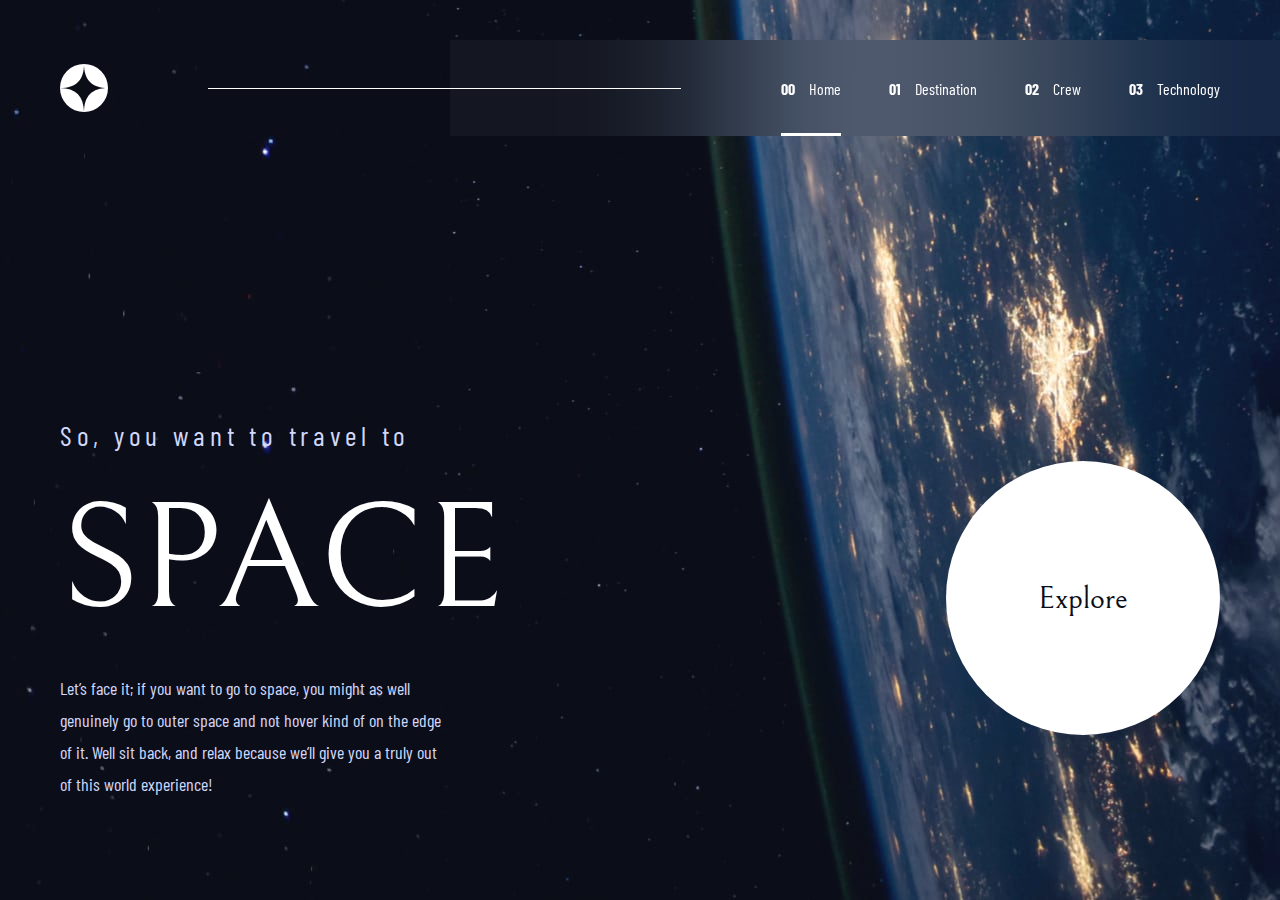
<file: index.html>
<!DOCTYPE html>
<html lang="en">
  <head>
    <meta charset="UTF-8" />
    <meta name="viewport" content="width=device-width, initial-scale=1.0" />

    <link
      rel="icon"
      type="image/png"
      sizes="32x32"
      href="./assets/favicon-32x32.png"
    />
    <link rel="stylesheet" href="./css/main.css" />
    <link rel="stylesheet" href="./css/home.css" />
    <script src="./js/app.js" defer></script>
    <title>Frontend Mentor | Space tourism website</title>
  </head>
  <body>
    <!-- Start Header -->
    <header>
      <div class="container">
        <img src="./assets/shared/logo.svg" alt="Site Logo" class="logo" />
        <div class="line"></div>
        <nav>
          <img src="./assets/shared/icon-close.svg" class="close-menu" alt="" />
          <ul>
            <li class="active">
              <a href="./index.html"><b>00</b> Home</a>
            </li>
            <li>
              <a href="./destination-moon.html"><b>01</b> Destination</a>
            </li>
            <li>
              <a href="./crew-commander.html"><b>02</b> Crew</a>
            </li>
            <li>
              <a href="./technology-vehicle.html"><b>03</b> Technology</a>
            </li>
          </ul>
        </nav>
        <img
          src="./assets/shared/icon-hamburger.svg"
          class="open-menu"
          alt=""
        />
      </div>
      <div class="blure_back"></div>
    </header>
    <!-- End Header -->
    <!-- Start Body Section -->
    <section class="landing">
      <div class="container">
        <div class="content">
          <h1>
            So, you want to travel to
            <br />
            <span>Space</span>
          </h1>
          <p>
            Let’s face it; if you want to go to space, you might as well
            genuinely go to outer space and not hover kind of on the edge of it.
            Well sit back, and relax because we’ll give you a truly out of this
            world experience!
          </p>
        </div>
        <a href="#">Explore</a>
      </div>
    </section>
    <!-- End Body Section -->
  </body>
</html>
</file>
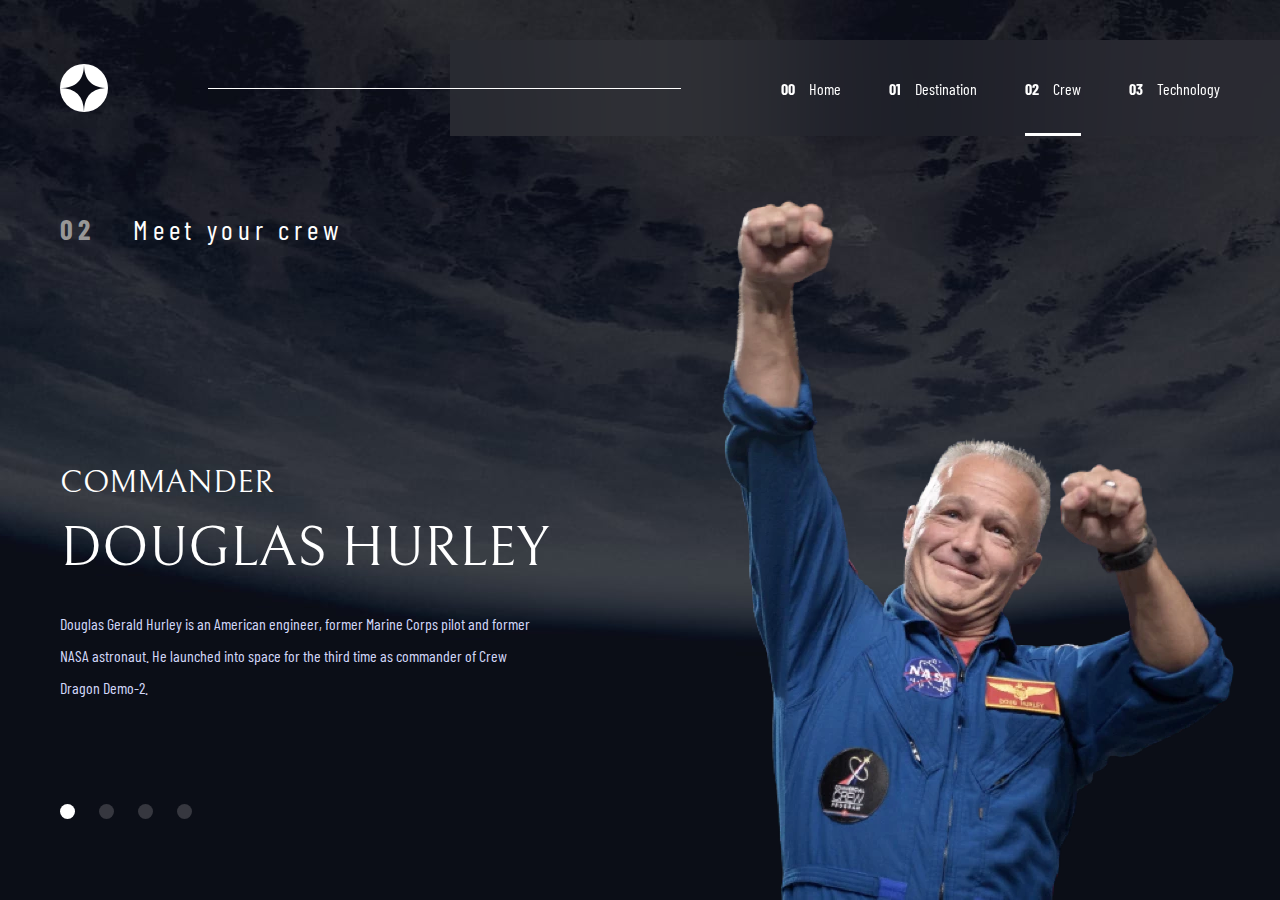
<file: crew-commander.html>
<!DOCTYPE html>
<html lang="en">
  <head>
    <meta charset="UTF-8" />
    <meta name="viewport" content="width=device-width, initial-scale=1.0" />

    <link
      rel="icon"
      type="image/png"
      sizes="32x32"
      href="./assets/favicon-32x32.png"
    />
    <link rel="stylesheet" href="./css/main.css" />
    <link rel="stylesheet" href="./css/crew.css" />
    <script src="./js/app.js" defer></script>
    <script src="./js/crew.js" defer></script>
    <title>Frontend Mentor | Space tourism website</title>
  </head>
  <body>
    <!-- Start Header -->
    <header>
      <div class="container">
        <img src="./assets/shared/logo.svg" alt="Site Logo" class="logo" />
        <div class="line"></div>
        <nav>
          <img src="./assets/shared/icon-close.svg" class="close-menu" alt="" />
          <ul>
            <li>
              <a href="./index.html"><b>00</b> Home</a>
            </li>
            <li>
              <a href="./destination-moon.html"><b>01</b> Destination</a>
            </li>
            <li class="active">
              <a href="./crew-commander.html"><b>02</b> Crew</a>
            </li>
            <li>
              <a href="./technology-vehicle.html"><b>03</b> Technology</a>
            </li>
          </ul>
        </nav>
        <img
          src="./assets/shared/icon-hamburger.svg"
          class="open-menu"
          alt=""
        />
      </div>
      <div class="blure_back"></div>
    </header>
    <!-- End Header -->
    <!-- Start Crew -->
    <section class="crew">
      <div class="container">
        <h1 class="main-title"><b>02</b> Meet your crew</h1>
        <div class="content">
          <div class="info">
            <div class="box">
              <h2 class="role">Commander</h2>
              <p class="name">Douglas Hurley</p>
              <p class="bio">
                Douglas Gerald Hurley is an American engineer, former Marine
                Corps pilot and former NASA astronaut. He launched into space
                for the third time as commander of Crew Dragon Demo-2.
              </p>
            </div>
            <div class="dots">
              <div class="dot active" data-num="1"></div>
              <div class="dot" data-num="2"></div>
              <div class="dot" data-num="3"></div>
              <div class="dot" data-num="4"></div>
            </div>
          </div>
          <img
            class="image"
            src="./assets/crew/image-douglas-hurley.webp"
            alt=""
          />
        </div>
      </div>
    </section>
    <!-- End Crew -->
  </body>
</html>
</file>
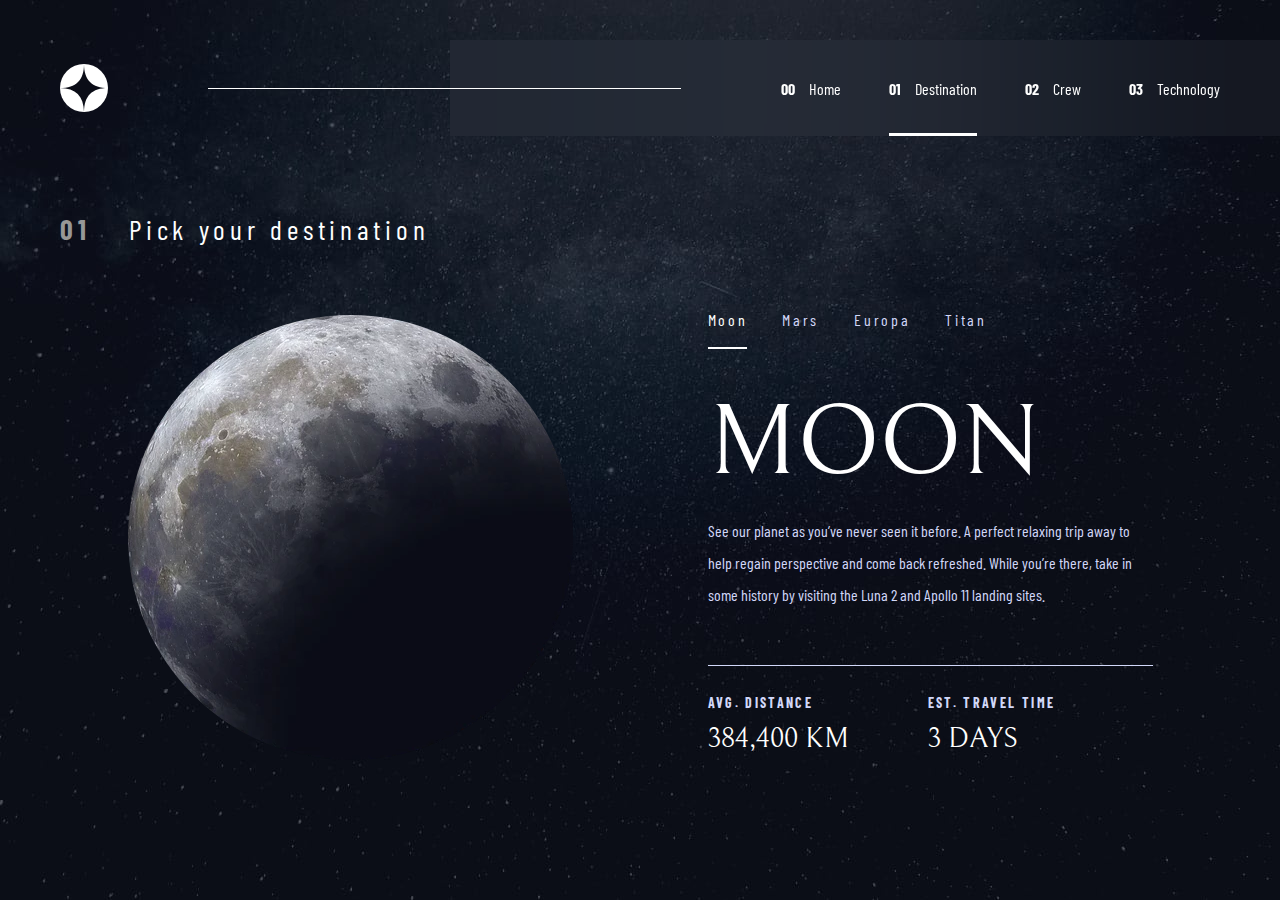
<file: destination-moon.html>
<!DOCTYPE html>
<html lang="en">
  <head>
    <meta charset="UTF-8" />
    <meta name="viewport" content="width=device-width, initial-scale=1.0" />

    <link
      rel="icon"
      type="image/png"
      sizes="32x32"
      href="./assets/favicon-32x32.png"
    />
    <link rel="stylesheet" href="./css/main.css" />
    <link rel="stylesheet" href="./css/destination.css" />
    <script src="./js/app.js" defer></script>
    <script src="./js/destination.js" defer></script>
    <title>Frontend Mentor | Space tourism website</title>
  </head>
  <body>
    <!-- Start Header -->
    <header>
      <div class="container">
        <img src="./assets/shared/logo.svg" alt="Site Logo" class="logo" />
        <div class="line"></div>

        <nav>
          <img src="./assets/shared/icon-close.svg" class="close-menu" alt="" />
          <ul>
            <li>
              <a href="./index.html"><b>00</b> Home</a>
            </li>
            <li class="active">
              <a href="./destination-moon.html"><b>01</b> Destination</a>
            </li>
            <li>
              <a href="./crew-commander.html"><b>02</b> Crew</a>
            </li>
            <li>
              <a href="./technology-vehicle.html"><b>03</b> Technology</a>
            </li>
          </ul>
        </nav>
        <img
          src="./assets/shared/icon-hamburger.svg"
          class="open-menu"
          alt=""
        />
      </div>
      <div class="blure_back"></div>
    </header>
    <!-- End Header -->
    <!-- Start Section -->
    <section class="destination">
      <div class="container">
        <h1 class="main-title"><b>01</b> Pick your destination</h1>
        <div class="main-box">
          <img
            class="image"
            src="./assets/destination/image-moon.webp"
            alt=""
          />
          <div class="content">
            <ul class="navigation">
              <li class="active"><a>Moon</a></li>
              <li><a>Mars</a></li>
              <li><a>Europa</a></li>
              <li><a>Titan</a></li>
            </ul>
            <div class="text">
              <h2 class="name">Moon</h2>
              <p class="description">
                See our planet as you’ve never seen it before. A perfect
                relaxing trip away to help regain perspective and come back
                refreshed. While you’re there, take in some history by visiting
                the Luna 2 and Apollo 11 landing sites.
              </p>
              <div class="break"></div>
              <div class="info">
                <div class="box">
                  <h3>Avg. distance</h3>
                  <p class="distance">384,400 km</p>
                </div>
                <div class="box">
                  <h3>Est. travel time</h3>
                  <p class="travel">3 days</p>
                </div>
              </div>
            </div>
          </div>
        </div>
      </div>
    </section>
    <!-- End Section -->
  </body>
</html>
</file>
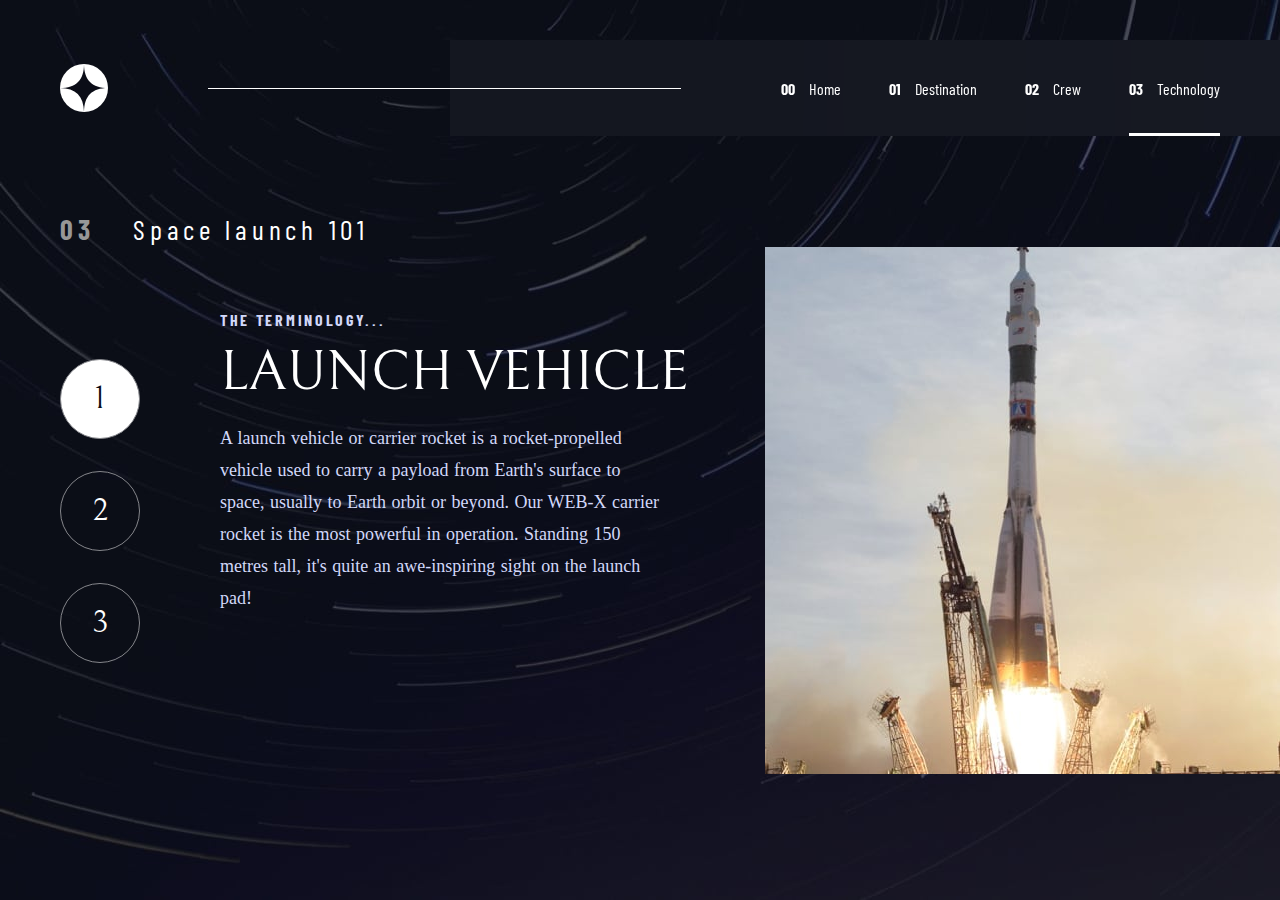
<file: technology-vehicle.html>
<!DOCTYPE html>
<html lang="en">
  <head>
    <meta charset="UTF-8" />
    <meta name="viewport" content="width=device-width, initial-scale=1.0" />

    <link
      rel="icon"
      type="image/png"
      sizes="32x32"
      href="./assets/favicon-32x32.png"
    />
    <link rel="stylesheet" href="./css/main.css" />
    <link rel="stylesheet" href="./css/technology.css" />
    <script src="./js/app.js" defer></script>
    <script src="./js/technology.js" defer></script>
    <title>Frontend Mentor | Space tourism website</title>
  </head>
  <body>
    <!-- Start Header -->
    <header>
      <div class="container">
        <img src="./assets/shared/logo.svg" alt="Site Logo" class="logo" />
        <div class="line"></div>
        <nav>
          <img src="./assets/shared/icon-close.svg" class="close-menu" alt="" />
          <ul>
            <li>
              <a href="./index.html"><b>00</b> Home</a>
            </li>
            <li>
              <a href="./destination-moon.html"><b>01</b> Destination</a>
            </li>
            <li>
              <a href="./crew-commander.html"><b>02</b> Crew</a>
            </li>
            <li class="active">
              <a href="./technology-vehicle.html"><b>03</b> Technology</a>
            </li>
          </ul>
        </nav>
        <img
          src="./assets/shared/icon-hamburger.svg"
          class="open-menu"
          alt=""
        />
      </div>
      <div class="blure_back"></div>
    </header>
    <!-- End Header -->
    <!-- Start Technology -->
    <section class="technology">
      <div class="container">
        <h1 class="main-title"><b>03</b> Space launch 101</h1>
        <div class="content">
          <div class="enumirate">
            <div class="num active">1</div>
            <div class="num">2</div>
            <div class="num">3</div>
          </div>
          <div class="text">
            <h2>The terminology...</h2>
            <p class="name">Launch vehicle</p>
            <p class="description">
              A launch vehicle or carrier rocket is a rocket-propelled vehicle
              used to carry a payload from Earth's surface to space, usually to
              Earth orbit or beyond. Our WEB-X carrier rocket is the most
              powerful in operation. Standing 150 metres tall, it's quite an
              awe-inspiring sight on the launch pad!
            </p>
          </div>
          <img
            src="./assets/technology/image-launch-vehicle-portrait.jpg"
            alt=""
            class="image"
          />
        </div>
      </div>
    </section>
    <!-- End Technology -->
  </body>
</html>
</file>
<file: css/main.css>
/* Start Main Rules */
@import url("https://fonts.googleapis.com/css2?family=Barlow+Condensed&family=Bellefair&display=swap");
:root {
  --main-color: #0b0d17;
  --secend-color: #d2d8f9;
  --hover-color: #85868b;
  --main-padding-top: 100px;
  --main-padding-bottom: 100px;
  --main-font: "Barlow Condensed", sans-serif;
  --secend-font: "Bellefair", serifs;
}
* {
  box-sizing: border-box;
  padding: 0;
  margin: 0;
}
section {
  width: 100vw;
  min-height: 100vh;
  position: absolute;
  top: 0;
  left: 0;
}
body {
  overflow-x: hidden;
  font-weight: 400;
}
.main-title {
  color: #fff;
  font-size: 28px;
  font-family: var(--main-font);
  font-weight: 400;
  letter-spacing: 4.72px;
  margin-bottom: 64px;
}
.main-title b {
  margin-right: 28px;
  color: #979797;
}
@media (max-width: 576px) {
  .main-title {
    font-size: 16px;
    text-align: center;
  }
}
.container {
  margin: 0 auto;
  padding: 0 15px;
}
/* Small devices */
@media (min-width: 576px) {
  .container {
    width: 560px;
  }
}
/* Medium devices */
@media (min-width: 768px) {
  .container {
    width: 750px;
  }
}
/* Extra large devices */
@media (min-width: 1200px) {
  .container {
    width: 1190px;
  }
}
ul {
  list-style: none;
}
a {
  text-decoration: none;
}
/* End Main Rules */
/* Start Header */
header {
  height: 96px;
  margin: 40px 0 0;
  position: relative;
  z-index: 9999;
}
header .container {
  height: 100%;
  display: flex;
  justify-content: space-between;
  align-items: center;
  position: relative;
  z-index: 9;
}
header .logo {
  width: 48px;
  height: 48px;
}
header .line {
  width: 473px;
  height: 1px;
  background-color: #fff;
}
header .open-menu,
header .close-menu {
  display: none;
}
header nav ul {
  display: flex;
  gap: 48px;
  height: 96px;
}
header nav ul li {
  display: flex;
  align-items: center;
  position: relative;
  height: 100%;
}
header ul li::before {
  content: "";
  width: 0%;
  height: 3px;
  position: absolute;
  bottom: 0;
  right: 0;
  transition: all 0.3s linear;
}
header ul li:hover::before {
  background-color: var(--hover-color);
  width: 100%;
}
header ul li.active::before {
  width: 100%;
  background-color: #fff;
}
header ul li a {
  font-family: var(--main-font);
  font-size: 16px;
  color: #fff;
}
header ul li a b {
  margin-right: 11px;
}
header .blure_back {
  width: 830px;
  height: 96px;
  background: rgba(255, 255, 255, 0.04);
  backdrop-filter: blur(81.5485px);
  position: absolute;
  top: 0;
  right: 0;
}
@media (max-width: 1100px) {
  header .line {
    display: none;
  }
}
@media (max-width: 768px) {
  header {
    margin: 0;
  }
  header ul li a b {
    display: none;
  }
  header .blure_back {
    width: 450px;
  }
}
@media (max-width: 576px) {
  header nav {
    height: 100vh;
    width: 80%;
    position: absolute;
    top: 0;
    right: 0;
    background: rgba(255, 255, 255, 0.04);
    backdrop-filter: blur(81.5485px);
    display: flex;
    flex-direction: column;
    opacity: 0;
    transition: 0.3s linear;
    pointer-events: none;
  }
  header nav .close-menu {
    display: block;
    width: 19.9px;
    margin-top: 34px;
    margin-bottom: 65px;
    margin-right: 26.5px;
    align-self: flex-end;
    cursor: pointer;
  }
  header .open-menu {
    display: block;
    cursor: pointer;
  }
  header nav.active {
    opacity: 1;
    pointer-events: all;
  }
  header nav ul {
    flex-direction: column;
    height: 100%;
  }
  header nav ul li {
    height: 19px;
  }
  header ul li::before {
    height: 100%;
    width: 3px;
  }
  header ul li.active::before {
    height: 100%;
    width: 5px;
  }
  header ul li a b {
    display: inline;
    margin-left: 32px;
  }
  header .blure_back {
    display: none;
  }
}
/* End Header */
</file>
<file: css/home.css>
/* Start Landing */
.landing {
  background-image: url(../assets/home/background-home-desktop.jpg);
  background-position: center;
  background-size: cover;
  display: flex;
  padding-top: calc(136px + 76px);
}
.landing .container {
  display: flex;
  justify-content: space-between;
  align-items: flex-end;
  padding-bottom: var(--main-padding-bottom);
}
.landing .container .content {
  width: 382px;
}
.landing .container h1 {
  font-size: 28px;
  font-family: var(--main-font);
  color: var(--secend-color);
  font-weight: 400;
  letter-spacing: 4.72px;
}
.landing .container h1 span {
  font-family: var(--secend-font);
  font-size: 150px;
  color: #fff;
  text-transform: uppercase;
  display: inline-block;
  margin: 24px 0;
  letter-spacing: 0;
}
.landing .container p {
  font-size: 18px;
  color: var(--secend-color);
  font-family: var(--main-font);
  font-weight: 400;
  letter-spacing: 0;
  line-height: 32px;
}
.landing .container a {
  display: flex;
  justify-content: center;
  align-items: center;
  width: 274px;
  height: 274px;
  background-color: #fff;
  border-radius: 50%;
  font-family: var(--secend-font);
  font-size: 32px;
  position: relative;
  color: var(--main-color);
  z-index: 5;
  margin-bottom: 65px;
}
.landing .container a::before {
  content: "";
  position: absolute;
  top: 50%;
  left: 50%;
  transform: translate(-50%, -50%);
  height: 0px;
  width: 0px;
  z-index: 3;
  border-radius: 50%;
  background-color: rgba(255, 255, 255, 0.1);
  transition: 0.3s linear;
}
.landing .container a:hover::before {
  height: 450px;
  width: 450px;
}
/* Tablet Divice */
@media (max-width: 768px) {
  .landing {
    background-image: url(../assets/home/background-home-tablet.jpg);
  }
  .landing .container {
    flex-direction: column;
    align-items: center;
  }
  .landing .container h1 {
    text-align: center;
  }
  .landing .container p {
    margin-bottom: 156px;
  }
}
/* Phone Divice */
@media (max-width: 576px) {
  .landing {
    background-image: url(../assets/home/background-home-mobile.jpg);
  }
  .landing .container .content {
    width: 327px;
  }
  .landing .container h1 span {
    font-size: 80px;
  }
  .landing .container p {
    font-size: 15px;
  }
}
/* End Landing */
</file>
<file: css/crew.css>
/* Start Crew */
.crew {
  background-image: url(../assets/crew/background-crew-desktop.jpg);
  background-position: center;
  background-size: cover;
  display: flex;
  padding-top: calc(136px + 76px);
}
.crew .container {
  position: relative;
}
.crew .content {
  display: flex;
  flex-wrap: wrap;
  justify-content: space-between;
}
.crew .content .role {
  margin-top: 154px;
  font-family: var(--secend-font);
  color: #fff;
  font-weight: normal;
  font-size: 32px;
  text-transform: uppercase;
  margin-bottom: 15px;
}
.crew .content .name {
  font-family: var(--secend-font);
  color: #fff;
  font-size: 56px;
  text-transform: uppercase;
  margin-bottom: 27px;
}
.crew .content .bio {
  font-family: var(--main-font);
  color: var(--secend-color);
  line-height: 32px;
  margin-bottom: 100px;
  width: 488px;
}
.crew .content img {
  position: absolute;
  bottom: 0;
  right: 0;
}
.crew .dots {
  display: flex;
  gap: 24px;
  margin-bottom: 40px;
}
.crew .dots .dot {
  width: 15px;
  height: 15px;
  border-radius: 50%;
  background-color: #36373f;
  cursor: pointer;
}
.crew .dots .dot:hover {
  background-color: #292c34;
}
.crew .dots .dot.active {
  background-color: #fff;
}
@media (max-width: 1100px) {
  .crew .content img {
    position: initial;
    margin-bottom: 32px;
    width: 327px;
  }
}
@media (max-width: 768px) {
  .crew {
    background-image: url(../assets/crew/background-crew-tablet.jpg);
  }
  .crew .content {
    align-items: center;
    flex-direction: column-reverse;
  }
  .crew .info {
    display: flex;
    flex-direction: column-reverse;
    align-items: center;
    text-align: center;
  }
  .crew .dots .dot {
    background-color: #19191a;
  }
}
@media (max-width: 576px) {
  .crew {
    background-image: url(../assets/crew/background-crew-mobile.jpg);
  }
  .crew .content img {
    margin-bottom: 32px;
    width: 327px;
  }
  .crew .content {
    justify-content: center;
  }
  .crew .info {
    display: flex;
    flex-direction: column-reverse;
    align-items: center;
    text-align: center;
  }
  .crew .info .role {
    font-size: 16px;
  }
  .crew .info .name {
    font-size: 24px;
  }
  .crew .info .bio {
    font-size: 15px;
    width: 327px;
  }
  .crew .dots .dot {
    background-color: #19191a;
  }
}
/* End Crew */
</file>
<file: css/destination.css>
/* Start destination */
.destination {
  background-image: url(../assets/destination/background-destination-desktop.jpg);
  background-position: center;
  background-size: cover;
  display: flex;
  padding-top: calc(136px + 76px);
}
.destination .main-box {
  display: flex;
  justify-content: space-around;
  align-items: center;
  flex-wrap: wrap;
}
.destination .main-box img {
  max-width: 445px;
  margin-bottom: 53px;
}
.destination .main-box .content {
  width: 445px;
}
.destination ul {
  display: flex;
  gap: 35px;
  margin-bottom: 37px;
}
.destination ul li {
  height: 39px;
  position: relative;
}
.destination ul li::before {
  content: "";
  width: 0%;
  height: 2px;
  background: var(--hover-color);
  position: absolute;
  bottom: 0;
  left: 0;
  transition: 0.3s linear;
}
.destination ul li:hover::before {
  width: 100%;
}
.destination ul li.active::before {
  width: 100%;
  background-color: #fff;
}
.destination ul li a {
  color: var(--secend-color);
  font-size: 16px;
  letter-spacing: 2.7px;
  font-family: var(--main-font);
  cursor: pointer;
}
.destination ul li.active a {
  color: #fff;
}
.destination .text h2 {
  font-size: 100px;
  font-family: var(--secend-font);
  color: #fff;
  font-weight: 400;
  text-transform: uppercase;
  margin-bottom: 14px;
  transition: 0.3s linear;
}
.destination .text > p {
  color: var(--secend-color);
  font-weight: 400;
  font-family: var(--main-font);
  margin-bottom: 54px;
  line-height: 32px;
}
.destination .text .break {
  width: 100%;
  height: 1px;
  background-color: var(--secend-color);
}
.destination .info {
  display: flex;
  gap: 79px;
  margin-top: 28px;
  margin-bottom: 62px;
}
.destination .info .box h3 {
  color: var(--secend-color);
  font-family: var(--main-font);
  font-size: 14px;
  letter-spacing: 2.36px;
  margin-bottom: 12px;
  text-transform: uppercase;
}
.destination .info .box p {
  color: #fff;
  font-size: 28px;
  font-family: var(--secend-font);
  text-transform: uppercase;
}
@media (max-width: 767px) {
  .destination {
    background-image: url(../assets/destination/background-destination-tablet.jpg);
  }
  .destination .main-box {
    justify-content: center;
  }
  .destination ul {
    justify-content: center;
  }
  .destination .text h2,
  .destination .text > p {
    text-align: center;
  }
  .destination .info {
    justify-content: center;
  }
}
@media (max-width: 576px) {
  .destination {
    background-image: url(../assets/destination/background-destination-mobile.jpg);
  }
  .destination .main-box img {
    width: 170px;
  }
  .destination .main-box .content {
    width: 327px;
  }
  .destination ul {
    gap: 26px;
  }
  .destination ul li a {
    font-size: 14px;
  }
  .destination .text h2 {
    font-size: 56px;
  }
  .destination .info {
    flex-direction: column;
    align-items: center;
    gap: 32px;
  }
}
/* End destination */
</file>
<file: css/technology.css>
/* Start Technology */
.technology {
  background-image: url(../assets/technology/background-technology-desktop.jpg);
  background-position: center;
  background-size: cover;
  display: flex;
  padding-top: calc(136px + 76px);
}
.technology .content {
  display: flex;
  align-items: center;
  gap: 80px;
}
.technology .enumirate {
  display: flex;
  flex-direction: column;
  gap: 32px;
}
.technology .enumirate .num {
  width: 80px;
  height: 80px;
  border-radius: 50%;
  border: 1px solid var(--hover-color);
  display: flex;
  justify-content: center;
  align-items: center;
  color: #fff;
  font-size: 32px;
  font-family: var(--secend-font);
  cursor: pointer;
}
.technology .enumirate .num:hover {
  border-color: #fff;
}
.technology .enumirate .num.active {
  color: var(--main-color);
  background-color: #fff;
}
.technology .content h2 {
  font-size: 16px;
  letter-spacing: 2.7px;
  color: var(--secend-color);
  margin-bottom: 11px;
  font-family: var(--main-font);
  text-transform: uppercase;
}
.technology .content .name {
  font-size: 56px;
  font-family: var(--secend-font);
  text-transform: uppercase;
  color: #fff;
  margin-bottom: 17px;
}
.technology .content .description {
  width: 444px;
  font-size: 18px;
  color: var(--secend-color);
  line-height: 32px;
  word-spacing: 1px;
  margin-bottom: 97px;
}
.technology .content img {
  position: absolute;
  right: 0;
}
@media (max-width: 1100px) {
  .technology .main-title {
    margin-left: 15px;
  }
  .technology .container {
    width: 100%;
    padding: 0;
  }
  .technology .content {
    flex-direction: column-reverse;
    align-items: center;
  }
  .technology .content img {
    position: relative;
    width: 100vw;
    order: 4;
  }
  .technology .enumirate {
    order: 3;
    flex-direction: row;
  }
  .technology .content h2,
  .technology .content .name,
  .technology .content .description {
    text-align: center;
  }
}
@media (max-width: 768px) {
  .technology {
    background-image: url(../assets/technology/background-technology-tablet.jpg);
  }
}
@media (max-width: 576px) {
  .technology {
    background-image: url(../assets/technology/background-technology-mobile.jpg);
  }
  .technology .enumirate {
    gap: 16px;
  }
  .technology .enumirate .num {
    width: 40px;
    height: 40px;
    font-size: 16px;
  }
  .technology .content h2 {
    font-size: 14px;
  }
  .technology .content .name {
    font-size: 24px;
  }
  .technology .content .description {
    font-size: 15px;
    width: 327px;
  }
}
/* End Technology */
</file>
